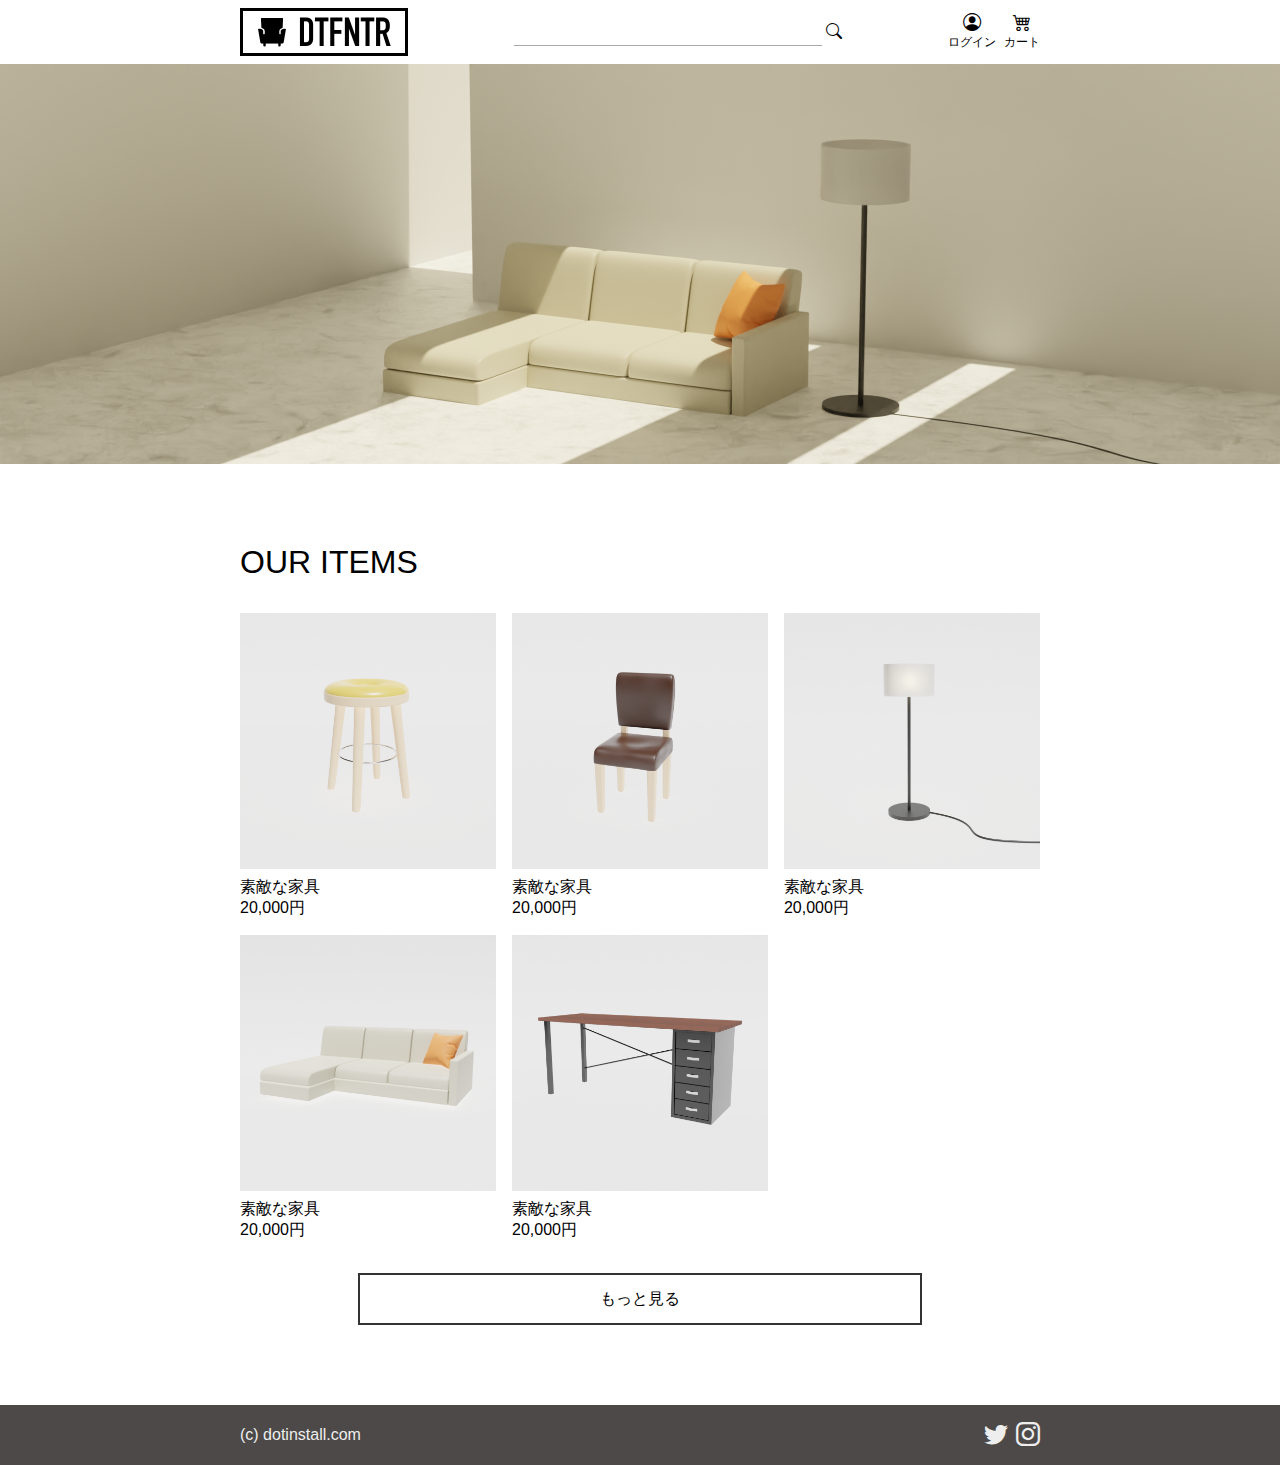
<file: MyECSite/index.html>
<!DOCTYPE html>
<html lang="ja">
  <head>
    <meta charset="UTF-8" />
    <meta http-equiv="X-UA-Compatible" content="IE=edge" />
    <meta name="viewport" content="width=device-width, initial-scale=1.0" />
    <title>DTFNTR - 目黒のアンティーク家具専門店</title>
    <link rel="icon" href="img/favicon.png" />
    <link
      rel="stylesheet"
      href="https://cdn.jsdelivr.net/npm/bootstrap-icons@1.9.1/font/bootstrap-icons.css"
    />
    <link rel="stylesheet" href="css/style.css" />
  </head>
  <body>
    <header>
      <div class="container">
        <a href="index.html">
          <h1>
            <img src="img/logo.png" alt="DTFNTR" width="168" height="48" />
          </h1>
        </a>
        <form action="">
          <input type="text" name="" id="" />
          <button><i class="bi bi-search"></i></button>
        </form>
        <nav>
          <ul>
            <li>
              <a href="#">
                <i class="bi bi-person-circle"></i>
                ログイン
              </a>
            </li>
            <li>
              <a href="#">
                <i class="bi bi-cart4"></i>
                カート
              </a>
            </li>
          </ul>
        </nav>
      </div>
    </header>

    <section class="hero">
      <img src="img/hero1.png" alt="素敵なソファ" class="current" />
      <img src="img/hero2.png" alt="素敵な黒いチェア" />
      <img src="img/hero3.png" alt="素敵な２つのチェア" />
    </section>

    <section class="products">
      <div class="container">
        <h1>OUR ITEMS</h1>
        <ul>
          <li>
            <a href="#">
              <img src="img/pic1.png" alt="素敵な家具" />
              <h2>素敵な家具</h2>
              <p>20,000円</p>
            </a>
          </li>
          <li>
            <a href="#">
              <img src="img/pic2.png" alt="素敵な家具" />
              <h2>素敵な家具</h2>
              <p>20,000円</p>
            </a>
          </li>
          <li>
            <a href="#">
              <img src="img/pic3.png" alt="素敵な家具" />
              <h2>素敵な家具</h2>
              <p>20,000円</p>
            </a>
          </li>
          <li>
            <a href="#">
              <img src="img/pic4.png" alt="素敵な家具" />
              <h2>素敵な家具</h2>
              <p>20,000円</p>
            </a>
          </li>
          <li>
            <a href="#">
              <img src="img/pic5.png" alt="素敵な家具" />
              <h2>素敵な家具</h2>
              <p>20,000円</p>
            </a>
          </li>
        </ul>
        <a href="#" class="more">もっと見る</a>
      </div>
    </section>

    <footer>
      <div class="container">
        <small>(c) dotinstall.com</small>
        <ul>
          <li>
            <a href="#"><i class="bi bi-twitter"></i></a>
          </li>
          <li>
            <a href="#"><i class="bi bi-instagram"></i></a>
          </li>
        </ul>
      </div>
    </footer>

    <script src="js/main.js"></script>
  </body>
</html>
</file>
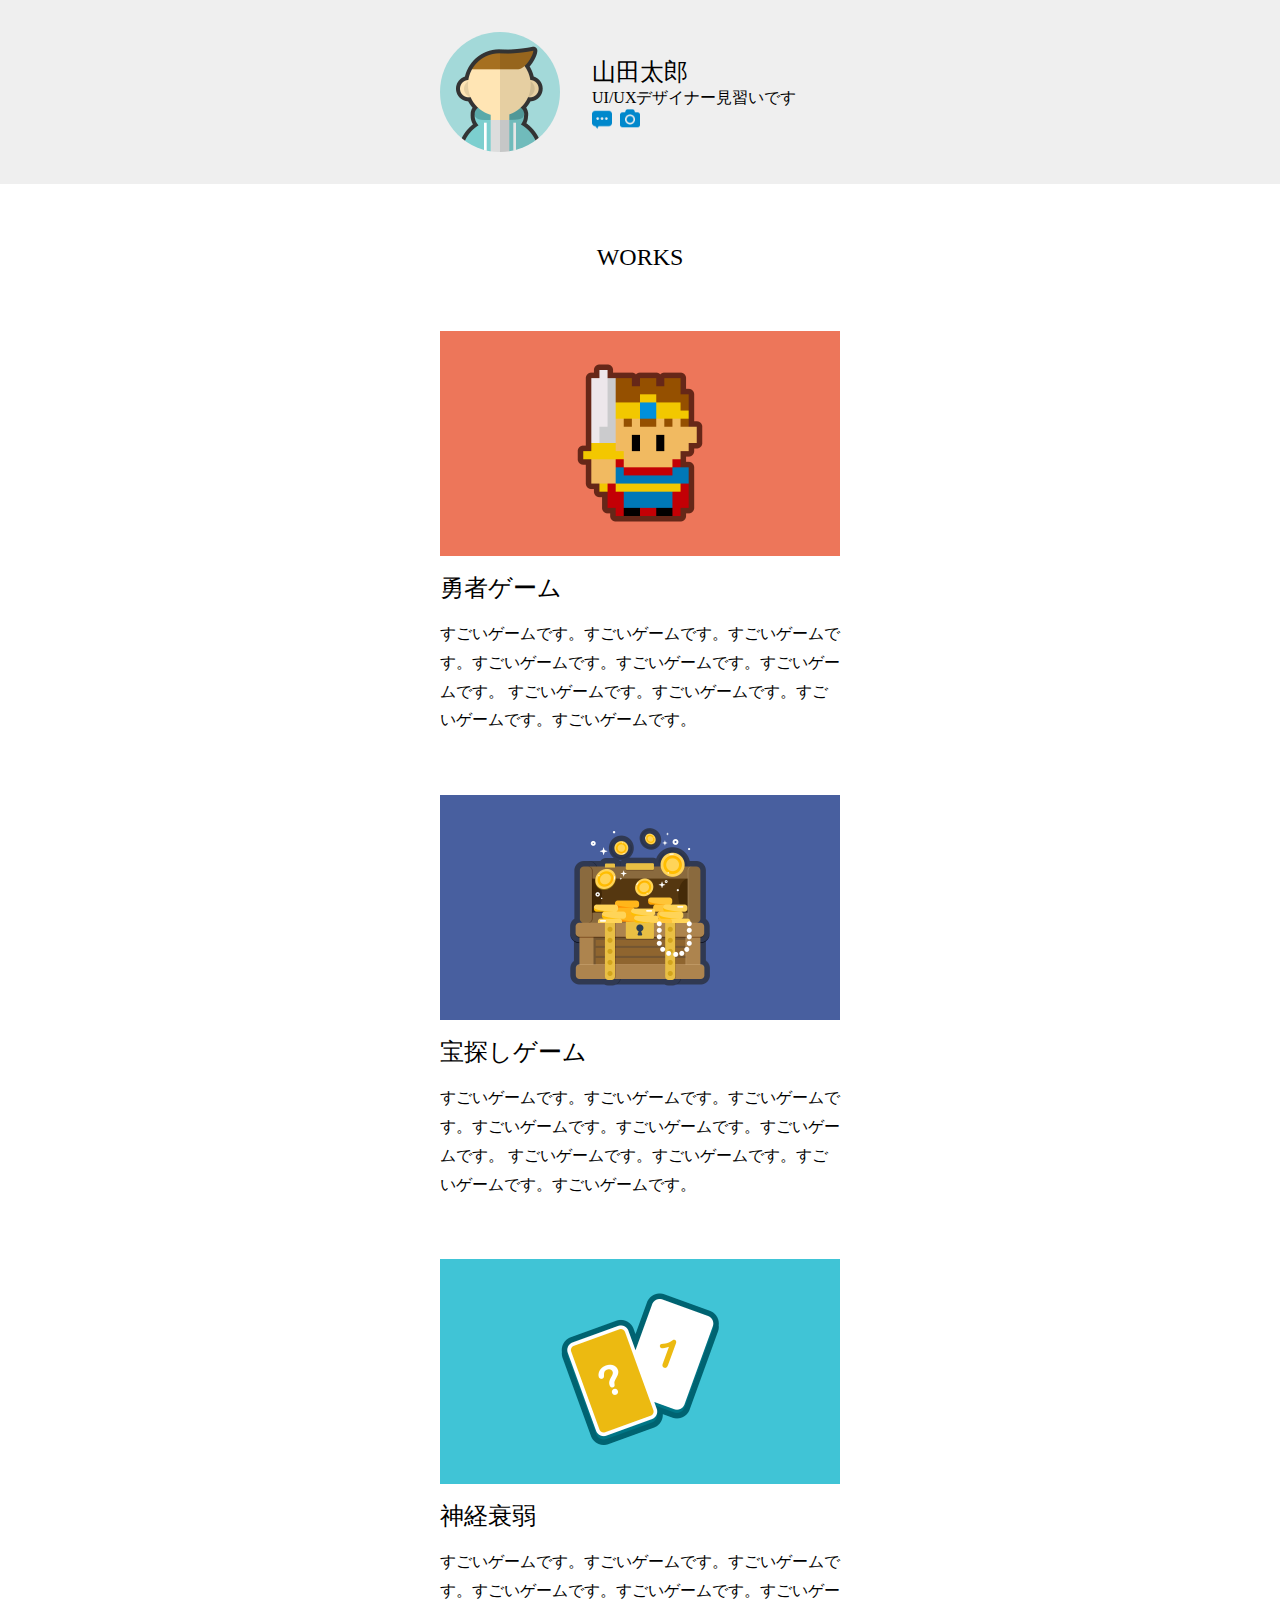
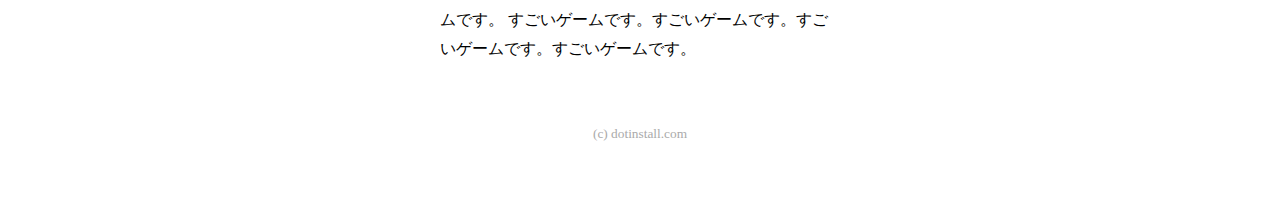
<file: MyPortfolio/index.html>
<!DOCTYPE html>
<html lang="ja">
  <head>
    <meta charset="UTF-8" />
    <meta http-equiv="X-UA-Compatible" content="IE=edge" />
    <meta name="viewport" content="width=device-width, initial-scale=1.0" />
    <title>山田太郎のポートフォリオサイト</title>
    <link rel="icon" href="img/favicon.png" />
    <link rel="stylesheet" href="css/style.css" />
  </head>
  <body>
    <header>
      <div class="container">
        <div>
          <img
            src="img/taro.png"
            　alt="太郎のアイコン"
            width="120"
            height="120"
            class="icon"
          />
        </div>
        <div>
          <h1>山田太郎</h1>
          <p>UI/UXデザイナー見習いです</p>
          <ul>
            <li>
              <a href="#"
                ><img
                  src="img/blog.png"
                  alt="ブログアイコン"
                  width="20"
                  height="20"
              /></a>
            </li>
            <li>
              <a href="#"
                ><img
                  src="img/photos.png"
                  alt="写真アイコン"
                  width="20"
                  height="20"
              /></a>
            </li>
          </ul>
        </div>
      </div>
    </header>

    <main>
      <div class="container">
        <h1>WORKS</h1>
        <section>
          <img src="img/work1.png" alt="勇者ゲーム" width="400" height="225" />
          <h2>勇者ゲーム</h2>
          <p>
            すごいゲームです。すごいゲームです。すごいゲームです。すごいゲームです。すごいゲームです。すごいゲームです。
            すごいゲームです。すごいゲームです。すごいゲームです。すごいゲームです。
          </p>
        </section>
        <section>
          <img
            src="img/work2.png"
            alt="宝探しゲーム"
            width="400"
            height="225"
          />
          <h2>宝探しゲーム</h2>
          <p>
            すごいゲームです。すごいゲームです。すごいゲームです。すごいゲームです。すごいゲームです。すごいゲームです。
            すごいゲームです。すごいゲームです。すごいゲームです。すごいゲームです。
          </p>
        </section>
        <section>
          <img src="img/work3.png" alt="神経衰弱" width="400" height="225" />
          <h2>神経衰弱</h2>
          <p>
            すごいゲームです。すごいゲームです。すごいゲームです。すごいゲームです。すごいゲームです。すごいゲームです。
            すごいゲームです。すごいゲームです。すごいゲームです。すごいゲームです。
          </p>
        </section>
      </div>
    </main>

    <footer>
      <small>(c) dotinstall.com</small>
    </footer>
    <script src="js/main.js"></script>
  </body>
</html>
</file>
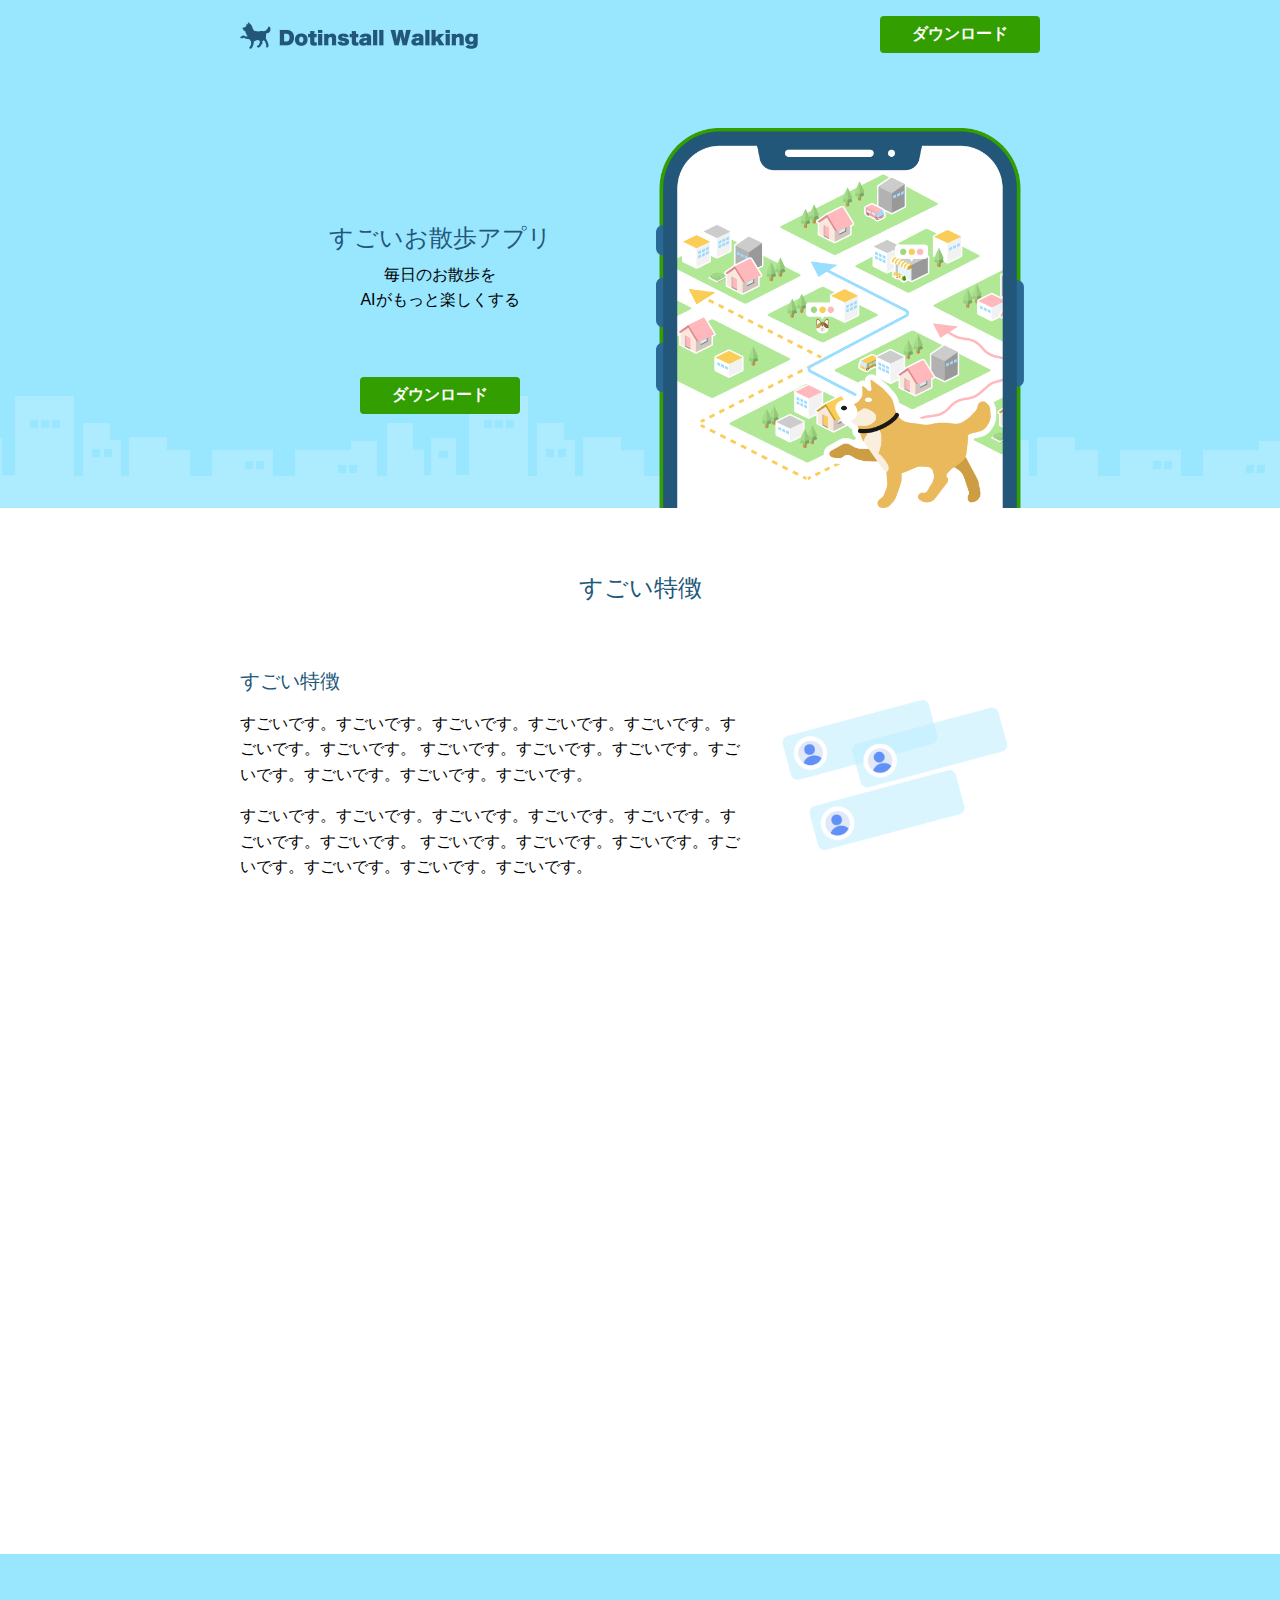
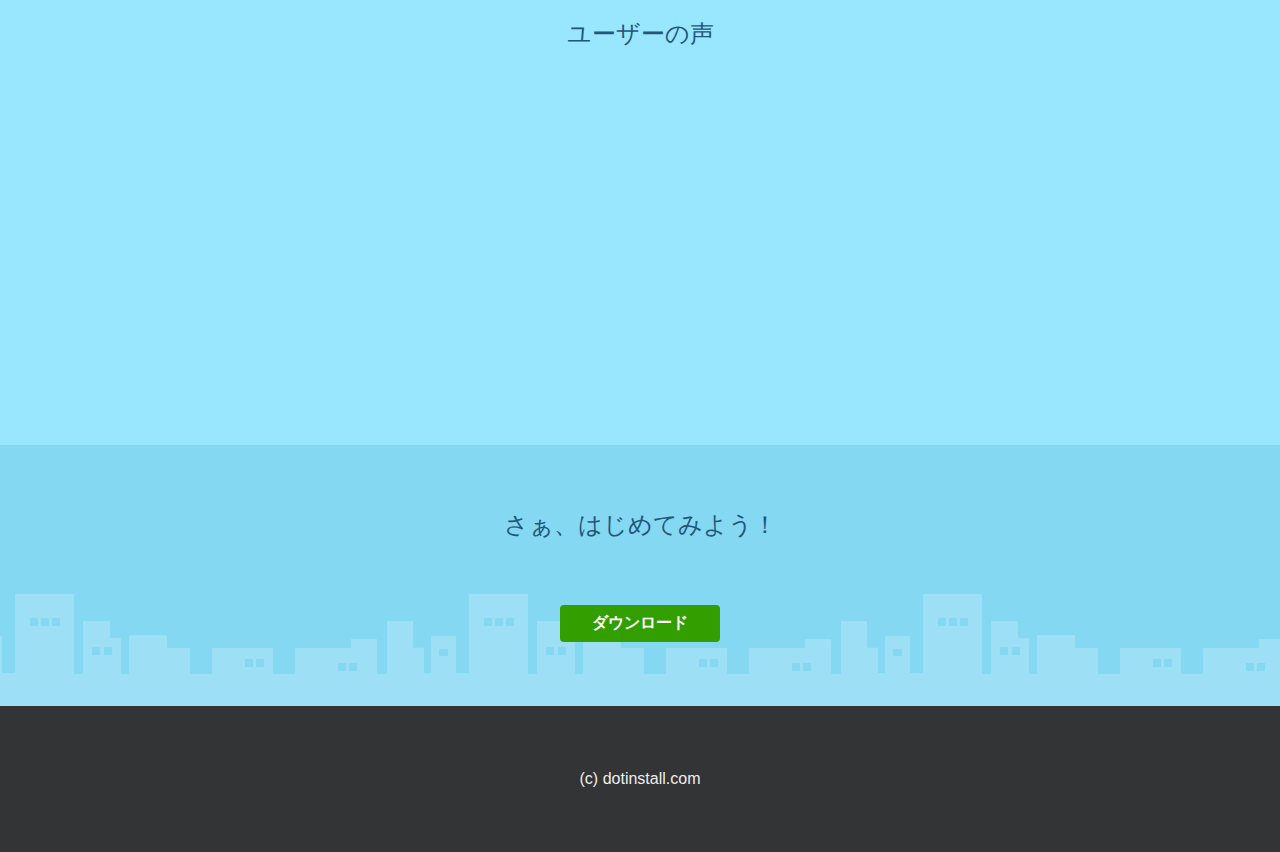
<file: MyWalkingApp/index.html>
<!DOCTYPE html>
<html lang="ja">
  <head>
    <meta charset="UTF-8" />
    <meta http-equiv="X-UA-Compatible" content="IE=edge" />
    <meta name="viewport" content="width=device-width, initial-scale=1.0" />
    <title>Dotinstall Walking - すごいお散歩アプリ</title>
    <link rel="icon" href="img/favicon.png" />
    <link
      rel="stylesheet"
      href="https://cdn.jsdelivr.net/npm/bootstrap-icons@1.9.1/font/bootstrap-icons.css"
    />
    <link rel="stylesheet" href="css/style.css" />
  </head>
  <body>
    <header>
      <div class="container">
        <a href="">
          <h1>
            <img
              src="img/logo.png"
              alt="Dotinstall Walking"
              width="240"
              height="27"
            />
          </h1>
          <a href="#" class="btn">ダウンロード</a>
        </a>
      </div>
    </header>

    <div id="target"></div>

    <section class="hero">
      <div class="container">
        <div class="desc">
          <h1>すごいお散歩アプリ</h1>
          <p>毎日のお散歩を<br />AIがもっと楽しくする</p>
          <a href="#" class="btn">ダウンロード</a>
        </div>
        <div class="pic animate">
          <img
            src="img/app.png"
            alt="アプリの動作イメージ"
            width="320"
            height="330"
          />
        </div>
      </div>
    </section>
    <section class="features animate">
      <h1>すごい特徴</h1>
      <div class="container">
        <section class="animate slide-from-left">
          <div class="pic">
            <img src="img/feature1.png" alt="すごい特徴のイメージ" />
          </div>

          <div class="desc">
            <h2>すごい特徴</h2>
            <p>
              すごいです。すごいです。すごいです。すごいです。すごいです。すごいです。すごいです。
              すごいです。すごいです。すごいです。すごいです。すごいです。すごいです。すごいです。
            </p>
            <p>
              すごいです。すごいです。すごいです。すごいです。すごいです。すごいです。すごいです。
              すごいです。すごいです。すごいです。すごいです。すごいです。すごいです。すごいです。
            </p>
          </div>
        </section>
        <section class="animate slide-from-right">
          <div class="pic">
            <img src="img/feature2.png" alt="すごい特徴のイメージ" />
          </div>
          <div class="desc">
            <h2>すごい特徴</h2>
            <p>
              すごいです。すごいです。すごいです。すごいです。すごいです。すごいです。すごいです。
              すごいです。すごいです。すごいです。すごいです。すごいです。すごいです。すごいです。
              すごいです。すごいです。すごいです。すごいです。
            </p>
            <p>
              すごいです。すごいです。すごいです。すごいです。すごいです。すごいです。すごいです。
              すごいです。すごいです。すごいです。すごいです。すごいです。すごいです。すごいです。
              すごいです。すごいです。すごいです。すごいです。
            </p>
          </div>
        </section>
        <section class="animate slide-from-left">
          <div class="pic">
            <img src="img/feature3.png" alt="すごい特徴のイメージ" />
          </div>
          <div class="desc">
            <h2>すごい特徴</h2>
            <p>
              すごいです。すごいです。すごいです。すごいです。すごいです。すごいです。すごいです。
              すごいです。すごいです。すごいです。すごいです。すごいです。すごいです。すごいです。
              すごいです。すごいです。すごいです。すごいです。
            </p>
            <p>
              すごいです。すごいです。すごいです。すごいです。すごいです。すごいです。すごいです。
              すごいです。すごいです。すごいです。すごいです。すごいです。すごいです。すごいです。
              すごいです。すごいです。すごいです。すごいです。
            </p>
          </div>
        </section>
      </div>
    </section>

    <section class="voices">
      <h1>ユーザーの声</h1>
      <div class="container">
        <section class="animate">
          <p>
            素晴らしいアプリでした。素晴らしいアプリでした。素晴らしいアプリでした。素晴らしいアプリでした。
            素晴らしいアプリでした。素晴らしいアプリでした。素晴らしいアプリでした。
          </p>
          <footer>
            <img
              src="img/user1.png"
              alt="ユーザーのアイコン"
              width="40"
              height="40"
            />
            <p>会社員（32）</p>
          </footer>
        </section>
        <section class="animate delay">
          <p>
            素晴らしいアプリでした。素晴らしいアプリでした。素晴らしいアプリでした。素晴らしいアプリでした。
            素晴らしいアプリでした。素晴らしいアプリでした。
          </p>
          <footer>
            <img
              src="img/user2.png"
              alt="ユーザーのアイコン"
              width="40"
              height="40"
            />
            <p>会社員（32）</p>
          </footer>
        </section>
        <section class="animate delay-more">
          <p>
            素晴らしいアプリでした。素晴らしいアプリでした。素晴らしいアプリでした。素晴らしいアプリでした。
            素晴らしいアプリでした。素晴らしいアプリでした。素晴らしいアプリでした。
          </p>
          <footer>
            <img
              src="img/user3.png"
              alt="ユーザーのアイコン"
              width="40"
              height="40"
            />
            <p>会社員（32）</p>
          </footer>
        </section>
      </div>
    </section>

    <section class="call-to-action">
      <h1>さぁ、はじめてみよう！</h1>
      <a href="#" class="btn">ダウンロード</a>
    </section>

    <footer class="copyright">
      <small>(c) dotinstall.com</small>
    </footer>

    <a href="#" id="to_top">
      <i class="bi bi-arrow-up-square-fill"></i>
    </a>

    <script src="js/main.js"></script>
  </body>
</html>
</file>
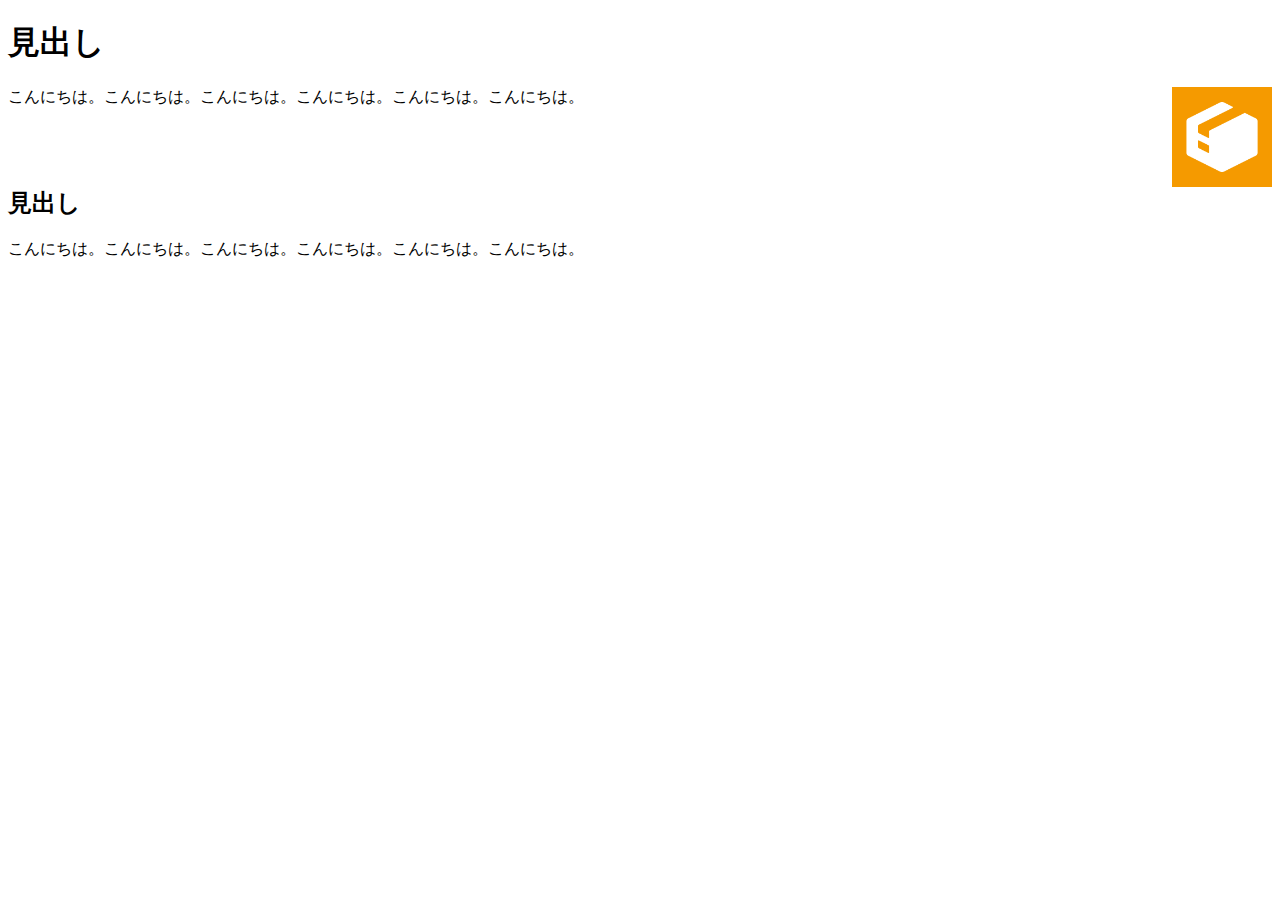
<file: MyCSS/img/index.html>
<!DOCTYPE html>
<html lang="ja">
  <head>
    <meta charset="utf-8" />
    <title>CSSの練習</title>
    <link rel="stylesheet" href="css/style.css" />
    <!-- <style>
      h1 {
        color: red;
      }
    </style> -->
  </head>
  <body>
    <h1>見出し</h1>
    <p>
      <img src="logo.png" width="100" height="100" />
      こんにちは。こんにちは。こんにちは。こんにちは。こんにちは。こんにちは。
    </p>

    <h2>見出し</h2>
    <p>
      こんにちは。こんにちは。こんにちは。こんにちは。こんにちは。こんにちは。
    </p>
    <!-- <header></header> -->
    <!-- <div class="box1">Box 1</div>
    <div class="box2">Box 2</div>
    <div class="box3">Box 3</div> -->
    <!-- <div class="box3">Box 3</div>
    <div class="box3">Box 3</div> -->
    <!-- <h1>CSSの練習</h1>
    <p>
      こんにちは。こんにちは。こんにちは。こんにちは。こんにちは。こんにちは。
      こんにちは。こんにちは。こんにちは。こんにちは。こんにちは。こんにちは。
      こんにちは。こんにちは。こんにちは。
    </p> -->
    <!-- <p class="info">
      こんにちは。こんにちは。こんにちは。こんにちは。こんにちは。こんにちは。
      こんにちは。こんにちは。こんにちは。こんにちは。こんにちは。こんにちは。
      こんにちは。こんにちは。こんにちは。
    </p> -->

    <!-- <ul>
      <li>こんにちは。こんにちは。こんにちは。</li>
      <li>こんにちは。こんにちは。こんにちは。</li>
      <li>こんにちは。こんにちは。こんにちは。</li>
    </ul>

    <ol>
      <li>こんにちは。こんにちは。こんにちは。</li>
      <li>こんにちは。こんにちは。こんにちは。</li>
      <li>こんにちは。こんにちは。こんにちは。</li>
    </ol> -->

    <!-- <p>Tokyo <img src="japan.png" /> Japan</p> -->

    <!-- <main>
      こんにちは。こんにちは。こんにちは。こんにちは。こんにちは。こんにちは。
      こんにちは。こんにちは。こんにちは。こんにちは。こんにちは。こんにちは。
      こんにちは。
      <section>
        こんにちは。こんにちは。こんにちは。こんにちは。こんにちは。こんにちは。
        こんにちは。こんにちは。こんにちは。こんにちは。こんにちは。こんにちは。
        こんにちは。
      </section>
    </main> -->

    <!-- <a href="">リンク</a> -->
  </body>
</html>
</file>
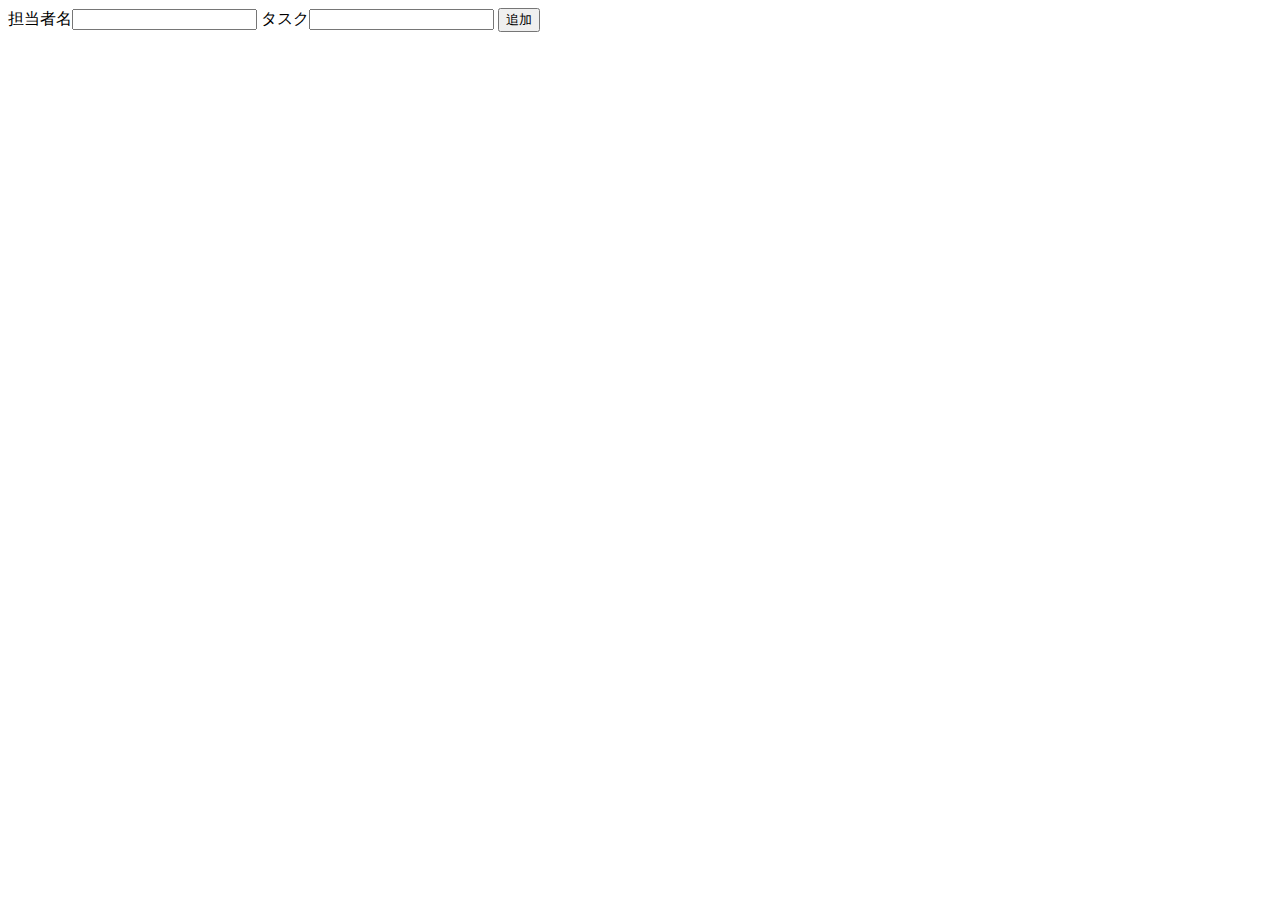
<file: index2.html>
<!DOCTYPE html>
<html lang="ja">
  <head>
    <meta charset="UTF-8" />
    <title>ドットインストール</title>
  </head>
  <body>
    <form action="process.php" method="post">
      <label>担当者名<input type="text" name="username" /></label>
      <label>タスク<input type="text" name="task" /></label>
      <button>追加</button>
    </form>
    <!-- ●ボタン作成
    <input type="button" value="OK" />
    <button>OK</button>

    <input type="button" value="OK" disabled />
    <button disabled>OK</button> -->

    <!-- ●HTML5で使える入力部品
    <p><input type="color" /></p>
    <p><input type="date" /></p>
    <p><input type="number" /></p>
    <p><input type="range" /></p> -->

    <!-- ●チェックボックス
    <fieldset>
      <legend>お使いのスマホ（複数選択可）</legend>
      <label><input type="checkbox" />iPhone</label>
      <label><input type="checkbox" checked />Android</label>
      <label><input type="checkbox" />その他</label>
    </fieldset>
    ●ラジオボタン
    <fieldset>
      <legend>一番好きなスマホ</legend>
      <label><input type="radio" name="phone" />iPhone</label>
      <label><input type="radio" name="phone" checked />Android</label>
      <label><input type="radio" name="phone" />その他</label>
    </fieldset> -->

    <!-- ●ドロップダウンリスト -- />
    <!-- <label for="color">好きな色</label> -->
    <!-- <select id="color" size="4" multiple> -->
    <!-- <select id="color">
      <option>色1</option>
      <option>色2</option>
      <option>色3</option>
      <option selected>色4</option>
      <option>色5</option>
      <option>色6</option>
    </select> -->

    <!-- ●ラベル -->
    <!-- <label for="name">名前</label>
    <input type="text" id="name" />
    <label>名前 <input type="text" /></label> -->

    <!-- <input type="text" placeholder="fujii" />
    <input type="text" value="hello" />

    <input type="password" /> -->

    <!-- <textarea></textarea>
    <textarea>hello</textarea> -->
  </body>
</html>
</file>
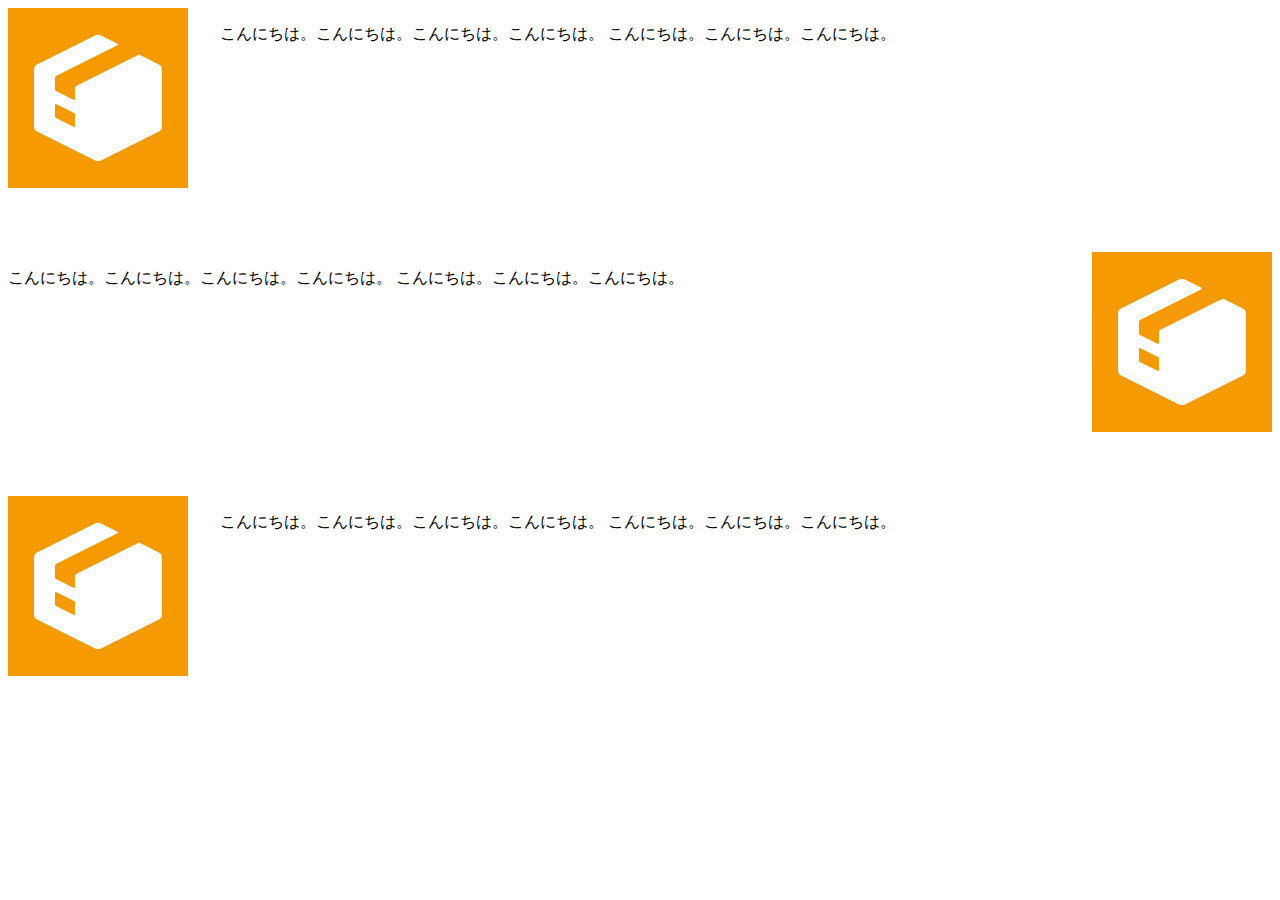
<file: MyCSS/img/flexbox.html>
<!DOCTYPE html>
<html lang="ja">
  <head>
    <meta charset="UTF-8" />
    <title>CSSの練習</title>
    <link rel="stylesheet" href="css/flexbox.css" />
  </head>
  <body>
    <section>
      <div class="pic">
        <img src="logo.png" />
      </div>
      <div class="desk">
        <p>
          こんにちは。こんにちは。こんにちは。こんにちは。
          こんにちは。こんにちは。こんにちは。
        </p>
      </div>
    </section>
    <section>
      <div class="pic">
        <img src="logo.png" />
      </div>
      <div class="desk">
        <p>
          こんにちは。こんにちは。こんにちは。こんにちは。
          こんにちは。こんにちは。こんにちは。
        </p>
      </div>
    </section>
    <section>
      <div class="pic">
        <img src="logo.png" />
      </div>
      <div class="desk">
        <p>
          こんにちは。こんにちは。こんにちは。こんにちは。
          こんにちは。こんにちは。こんにちは。
        </p>
      </div>
    </section>
    <!-- <header>
      <img src="logo.png" width="64" height="64" />
      <nav>
        <ul>
          <li><a href="">Menu</a></li>
          <li><a href="">Menu</a></li>
          <li><a href="">Menu</a></li>
        </ul>
      </nav>
    </header> -->

    <!-- <header>
      <div></div>
    </header> -->

    <!-- <header>Header</header>
    <div class="container">
      <main>Main</main>
      <nav>Nav</nav>
      <aside>Aside</aside>
    </div>
    <footer>Footer</footer> -->

    <!-- <div class="container">
      <div class="box box1">1</div>
      <div class="box box2">2</div>
      <div class="box box3">3</div>
    </div> -->
  </body>
</html>
</file>
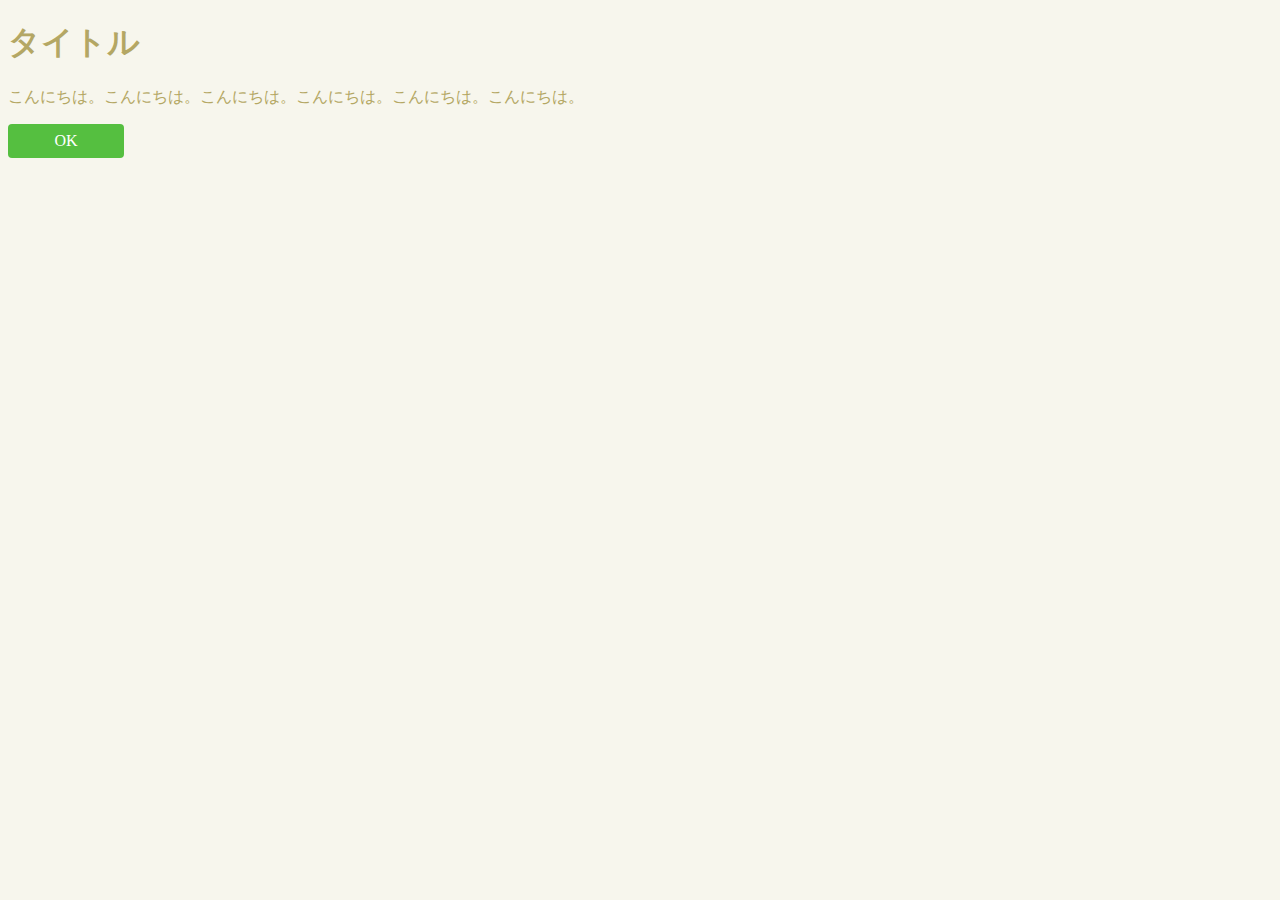
<file: MyCSS/MyCSSVariables/variable.html>
<!DOCTYPE html>
<html lang="ja">
  <head>
    <meta charset="UTF-8" />
    <meta name="viewport" content="width=device-width, initial-scale=1.0" />
    <title>CSS変数</title>
    <link rel="stylesheet" href="css/variable.css" />
  </head>
  <body>
    <h1>タイトル</h1>
    <p>
      こんにちは。こんにちは。こんにちは。こんにちは。こんにちは。こんにちは。
    </p>
    <div class="btn">OK</div>
  </body>
</html>
</file>
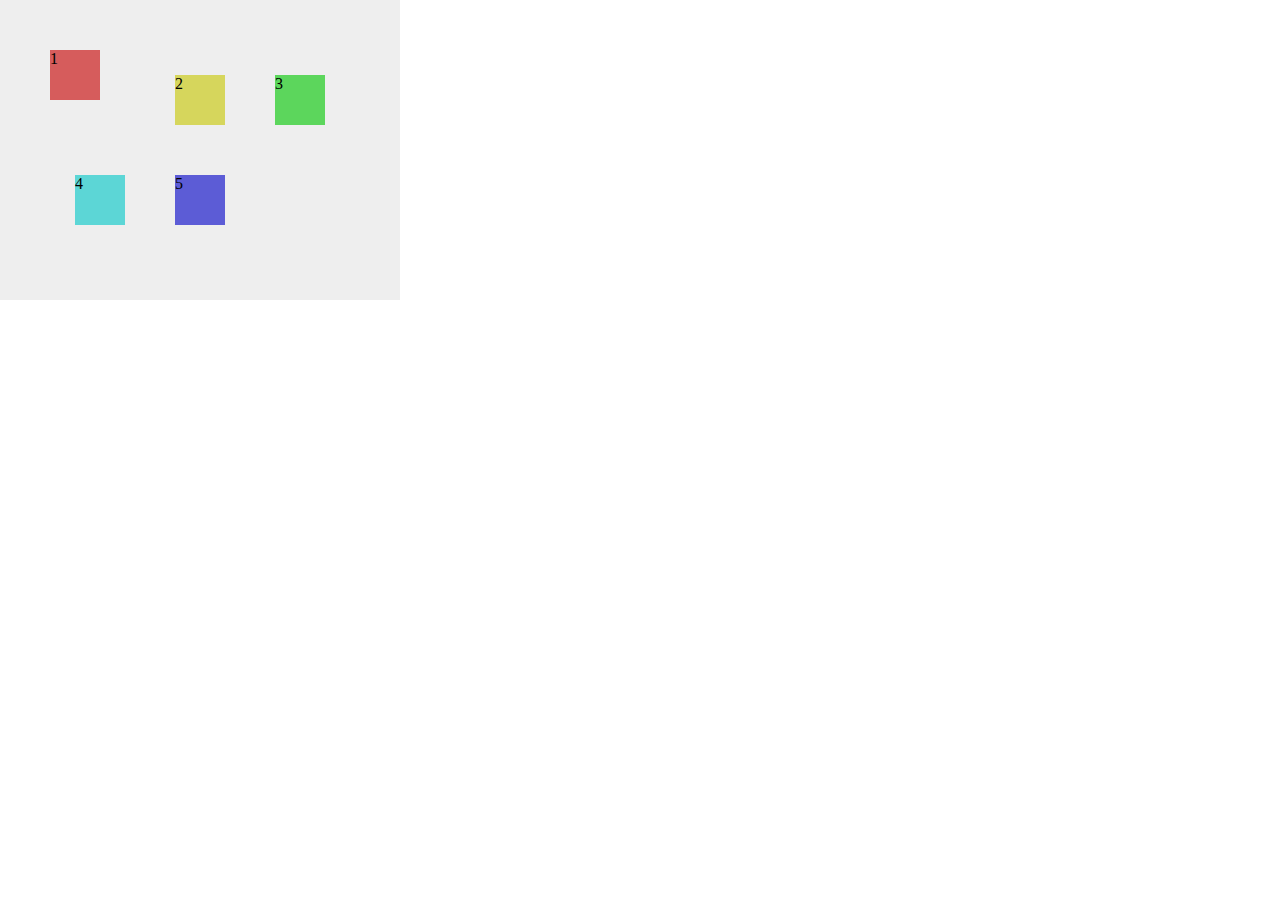
<file: MyCSS/MyGrid/grid.html>
<!DOCTYPE html>
<html lang="ja">
  <head>
    <meta charset="UTF-8" />
    <meta name="viewport" content="width=device-width, initial-scale=1.0" />
    <title>CSS Grid</title>
    <link rel="stylesheet" href="css/grid.css" />
  </head>
  <body>
    <div class="container">
      <div class="box1">1</div>
      <div class="box2">2</div>
      <div class="box3">3</div>
      <div class="box4">4</div>
      <div class="box5">5</div>
    </div>
  </body>
</html>
</file>
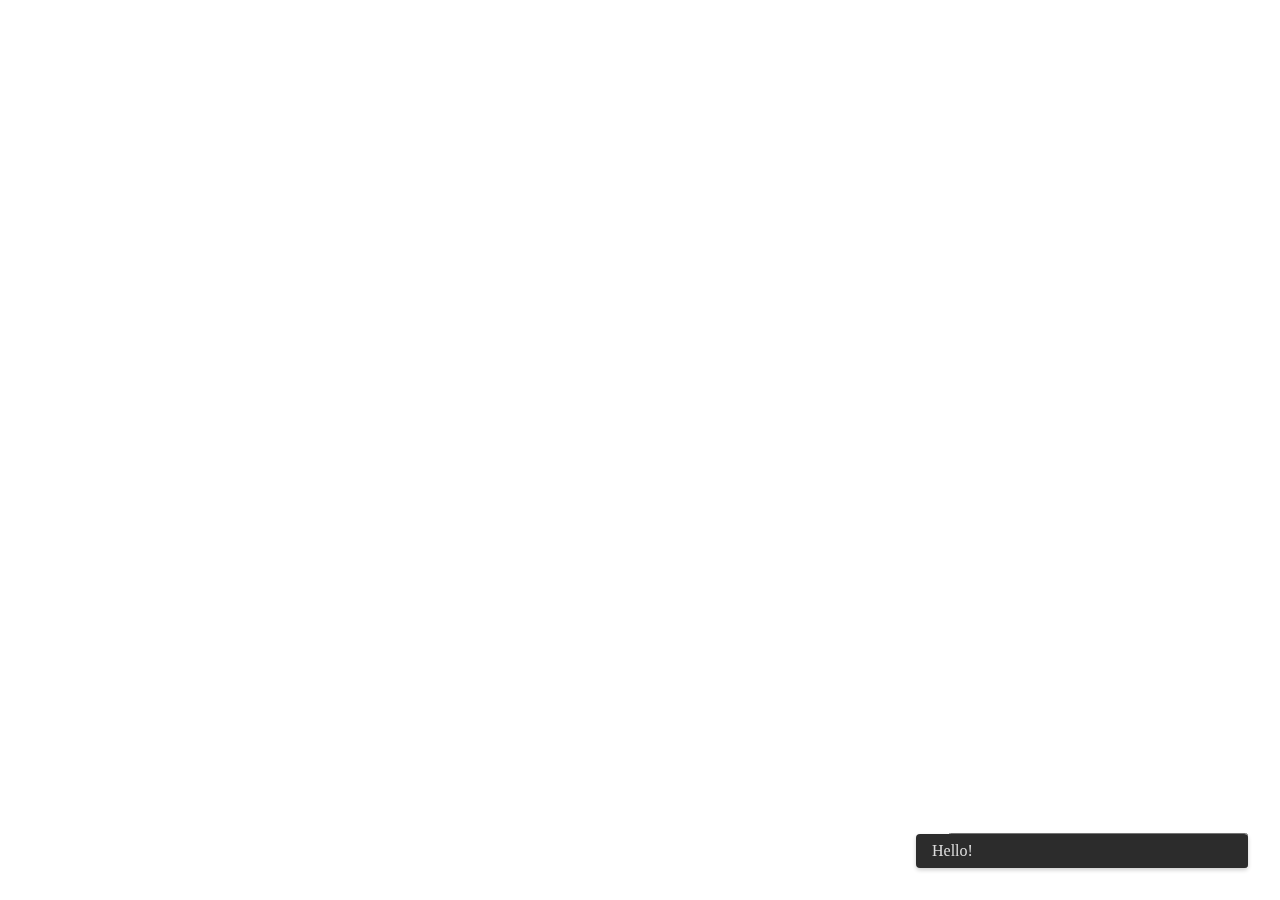
<file: MyCSS/img/Animation/anime.html>
<!DOCTYPE html>
<html lang="ja">
  <head>
    <meta charset="UTF-8" />
    <title>My CSS Animation</title>
    <link rel="stylesheet" href="css/anime.css" />
  </head>
  <body>
    <button>Click me!</button>
    <div class="message">Hello!</div>
    <!-- <div class="loading"></div> -->
    <!-- <span class="btn">OK!</span> -->
    <!-- <div class="box"></div> -->

    <script></script>
  </body>
</html>
</file>
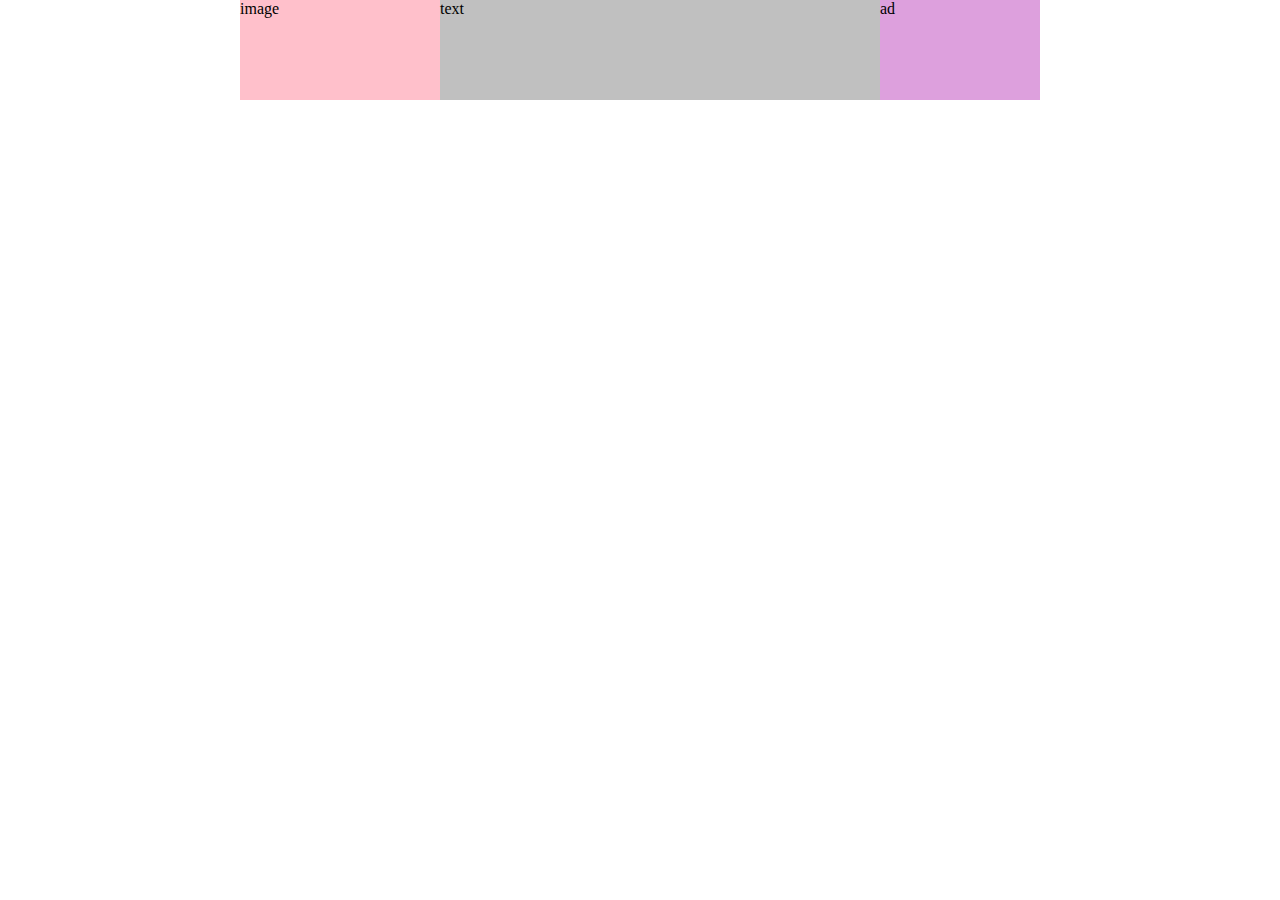
<file: MyCSS/img/MYRWD/rwd.html>
<!DOCTYPE html>
<html lang="ja">
  <head>
    <meta charset="UTF-8" />
    <meta name="viewport" content="width=device-width, initial-scale=1" />
    <title>My Site</title>
    <link rel="stylesheet" href="css/rwd.css" />
  </head>
  <body>
    <section>
      <div class="image">image</div>
      <div class="text">text</div>
      <aside>ad</aside>
    </section>
    <!-- <h1>タイトル</h1>
    <p>
      こんにちは。こんにちは。こんにちは。こんにちは。こんにちは。こんにちは。こんにちは。こんにちは。こんにちは。こんにちは。こんにちは。
    </p> -->
  </body>
</html>
</file>
<file: MyECSite/css/style.css>
/* common */

body {
  margin: 0;
  font-family: Arial, Helvetica, sans-serif;
}

h1,
h2 {
  margin: 0;
  font-weight: normal;
}

p {
  margin: 0;
}

img {
  vertical-align: bottom;
}

.container {
  margin: 0 16px;
}

ul {
  list-style: none;
  margin: 0;
  padding: 0;
}

a {
  text-decoration: none;
  color: inherit;
  transition: opacity 0.3s;
}

a:hover {
  opacity: 0.5;
}

/* header */

header {
  padding: 8px 0;
}

header .container {
  display: flex;
  justify-content: space-between;
  align-items: center;
}

header ul {
  display: flex;
}

header li a {
  display: flex;
  flex-direction: column;
  font-size: 12px;
  text-align: center;
}

header li a i {
  font-size: 18px;
}

header li + li {
  margin-left: 8px;
}

header form {
  display: none;
}
/* hero */

.hero {
  height: 400px;
}

.hero img {
  width: 100%;
  height: 400px;
  object-fit: cover;
  position: absolute;
  opacity: 0;
  transition: opacity 1s;
}

.hero img.current {
  opacity: 1;
}

header input,
button {
  all: unset;
}

header input {
  border-bottom: 1px solid #aaa;
  padding: 4px;
  width: 300px;
}

header button {
  cursor: pointer;
}

/* products */

.products {
  padding: 80px 0;
}

.products ul {
  margin-top: 32px;
  display: flex;
  flex-wrap: wrap;
  gap: 16px;
}

.products li {
  width: calc((100% - 16px) / 2);
}

.products li img {
  width: 100%;
}

.products li h2 {
  font-size: 16px;
  margin-top: 8px;
}

.products li a {
  display: block;
}

.products .more {
  display: block;
  width: 70%;
  line-height: 48px;
  border: 2px solid #333;
  text-align: center;
  margin: 32px auto 0;
}

/* footer */

footer {
  background: #4c4948;
  padding: 16px 0;
  color: #eee;
}

footer .container {
  display: flex;
  justify-content: space-between;
  align-items: center;
}

footer small {
  font-size: 16px;
}

footer li i {
  font-size: 24px;
}

footer ul {
  display: flex;
}

footer li + li {
  margin-left: 8px;
}

/* medium screen */

@media (min-width: 600px) {
  .products li {
    width: calc((100% - 32px) / 3);
  }
}

/* large screen */

@media (min-width: 800px) {
  .container {
    width: calc(100% - 32px);
    margin: 0 auto;
    max-width: 800px;
  }

  header form {
    display: block;
  }
}
</file>
<file: MyPortfolio/css/style.css>
/* common */

body {
  margin: 0;
}

img {
  vertical-align: bottom;
}

h1,
h2,
p {
  margin: 0;
}

/* header */

header {
  background: #efefef;
}

header .container {
  width: 400px;
  margin: 0 auto;
  padding: 32px 0;
  display: flex;
  align-items: center;
}

header .container div + div {
  margin-left: 32px;
}

header h1 {
  font-weight: normal;
  font-size: 24px;
}

header ul {
  list-style: none;
  margin: 0;
  padding: 0;
  display: flex;
}

header ul li + li {
  margin-left: 8px;
}

header .icon {
  border-radius: 50%;
}

/* main */

main .container {
  width: 400px;
  margin: 0 auto;
}

main h1 {
  font-size: 24px;
  font-weight: normal;
  text-align: center;
  padding: 60px 0;
}

main h2 {
  font-weight: normal;
  font-size: 24px;
  margin-top: 16px;
}

main p {
  line-height: 1.8;
  margin-top: 16px;
}

main section + section {
  margin-top: 60px;
}

/* footer */

footer {
  padding: 60px 0;
  text-align: center;
  color: #aaa;
}
</file>
<file: MyWalkingApp/css/style.css>
/* common */

body {
  margin: 0;
  font-family: Arial, Helvetica, sans-serif;
}

h1,
h2 {
  margin: 0;
  font-weight: normal;
  color: #22577a;
}

h1 {
  font-size: 24px;
}

h2 {
  font-size: 20px;
}

p {
  margin: 0;
  line-height: 1.6;
}

p + p {
  margin-top: 16px;
}

a {
  text-decoration: none;
  color: inherit;
}

img {
  vertical-align: bottom;
}

.btn {
  display: block;
  width: 160px;
  background: #329e00;
  color: #fff;
  text-align: center;
  padding: 8px 0;
  border-radius: 4px;
  font-weight: bold;
}

.container {
  width: calc(100% - 32px);
  margin: 0 auto;
  max-width: 800px;
}

.animate {
  opacity: 0;
  transform: translateY(40px);
  transition: opacity 0.3s, transform 0.3s;
}

.animate.slide-from-left {
  transform: translateX(-40px);
}

.animate.slide-from-right {
  transform: translateX(40px);
}

.animate.appear {
  opacity: 1;
  transform: none;
}

#to_top {
  position: fixed;
  bottom: 16px;
  right: 16px;
  opacity: 0;
  transition: opacity 0.3s;
}

#to_top.scrolled {
  opacity: 1;
}

#to_top i {
  font-size: 32px;
  color: #22577a;
}

/* header */

header {
  padding: 16px 0;
  position: fixed;
  top: 0;
  width: 100%;
  transition: background-color 0.3s, box-shadow 0.3s;
  z-index: 1;
}

header.scrolled {
  background: rgba(255, 255, 255, 0.95);
  box-shadow: 0 0 4px rgba(0, 0, 0, 0.3);
}

header .container {
  display: flex;
  justify-content: space-between;
  align-items: center;
}

/* hero */

.hero {
  background-color: #99e6ff;
  background-image: url(../img/bg.png);
  background-repeat: repeat-x;
  background-position: center bottom;
  padding-top: 128px;
  text-align: center;
}

.hero p {
  margin-top: 8px;
}

.hero .btn {
  margin: 64px auto 0;
}

.hero img {
  margin-top: 64px;
}

/* features */

.features {
  padding: 64px 0;
  overflow: hidden;
}

.features h1 {
  text-align: center;
  padding-bottom: 64px;
}

.features .pic {
  padding: 32px;
}

.features img {
  width: 100%;
}

.features h2 {
  padding-bottom: 16px;
}

.features section + section {
  margin-top: 40px;
}

/* voices */

.voices {
  background: #99e6ff;
  padding: 64px 0;
}

.voices h1 {
  text-align: center;
  padding-bottom: 64px;
}

.voices section {
  background: #fff;
  padding: 16px;
  border-radius: 16px;
}

.voices footer {
  display: flex;
  gap: 8px;
  align-items: center;
  margin-top: 16px;
}

.voices section + section {
  margin-top: 16px;
}

/* call-to-action */

.call-to-action {
  padding: 64px 0;
  background-color: #85d8f2;
  background-image: url(../img/bg.png);
  background-repeat: repeat-x;
  background-position: center bottom;
}

.call-to-action h1 {
  text-align: center;
  padding-bottom: 64px;
}

.call-to-action .btn {
  margin: 0 auto;
}

/* copyright */

.copyright {
  background: #323435;
  padding: 64px 0;
  text-align: center;
}

.copyright small {
  font-size: 16px;
  color: #eee;
}

/* large screen */

@media (min-width: 600px) {
  .hero .container {
    display: flex;
    align-items: center;
  }

  .hero .desc,
  .hero .pic {
    width: 50%;
  }

  .hero img {
    width: calc(100% - 32px);
    height: auto;
    margin-top: 0;
  }

  .features section {
    display: flex;
  }

  .features section:nth-child(odd) {
    flex-direction: row-reverse;
  }

  .voices .container {
    display: flex;
    gap: 16px;
  }

  .voices section + section {
    margin-top: 0;
  }

  .voices section {
    width: calc((100% - 32px) / 3);
    display: flex;
    flex-direction: column;
    justify-content: space-between;
  }

  .animate.delay {
    transition-delay: 0.3s;
  }

  .animate.delay-more {
    transition-delay: 0.6s;
  }
}
</file>
<file: MyCSS/img/css/style.css>
img {
  float: right;
}

h2 {
  clear: right;
  /* clear: left;
  clear: both; */
}

/* header { */
/* height: 80px; */
/* background-color: pink;
  background-image: url(../header.png);
  background-size: cover;
  background-position: center; */
/* background: center/cover pink url(../header.png); */
/* } */

/* .box1 {
  background-color: orange;
  width: 100px;
  height: 100px;
  box-shadow: 10px 5px rgba(0, 0, 0, 0.3);
  text-shadow: 10px 5px rgba(0, 0, 0, 0.3);
  margin-bottom: 20px; */
/* width: calc((100% - 40px) / 3); */
/* position: absolute;
  top: 0;
  left: 0;
  z-index: 3; */
/* margin-bottom: 20px; */
/* margin-bottom: 20px; */
/* margin: 0 0 20px;
  margin-left: auto;
  margin-right: auto; */
/* } */
/* .box2 {
  background-color: skyblue;

  width: 100px;
  height: 100px;
  margin-bottom: 20px;
  box-shadow: 10px 5px 3px rgba(0, 0, 0, 0.3);
  text-shadow: 10px 5px 3px rgba(0, 0, 0, 0.3); */

/* width: calc((100% - 40px) / 3); */
/* box-sizing: border-box; */
/* border: 10px solid blue; */
/* position: absolute;
  top: 30px;
  left: 30px;
  z-index: 2; */
/* position: relative; */
/* position: static; */
/* position: relative; */
/* position: fixed;
  top: 30px;
  left: 30px; */

/* border: 2px solid blue;
  padding-top: 20px;
  padding-left: 40px; */
/* border-width: 2px;
  border-style: solid;
  border-color: blue; */
/* border: 2px solid blue; */
/* border-top: 2px solid blue;
  border-bottom: 2px solid blue; */
/* border-radius: 10px; */
/* border-bottom: none; */
/* overflow: hidden; */
/* overflow: scroll; */
/* } */
/* .box3 {
  background-color: tomato;

  width: 100px;
  height: 100px;
  margin-bottom: 20px;
  box-shadow: 10px 5px 3px 10px rgba(0, 0, 0, 0.3); */

/* width: calc((100% - 40px) / 3); */
/* margin-left: auto; */
/* position: absolute;
  top: 60px;
  left: 60px;
  z-index: 1; */
/* display: inline-block;
  display: none; */
/* margin-top: 10px; */
/* }

*/

/* .rect {
  width: 50px;
  height: 20px;
  background-color: lime;
  position: absolute;
  /* top: 30px;
  left: 10px; */
/* } 

/* .info {
  color: skyblue;
} */

/* ul {
  /* list-style-type: circle;
  list-style-position: inside;
  list-style-image: url(../icon.png); */
/* list-style: circle inside url(../icon.png);
}

ol {
  list-style-type: lower-alpha;
  list-style: inside; */
/* list-style-type: none; */
/* } 

/* p {
  line-height: 5;
  background-color: pink;
}

img {
  vertical-align: bottom;
} */

/* main {
  font-size: 32px;
  /* line-height: 2em; */
/* line-height: 2;
} */

/* section {
  font-size: 16px;
} */

/* p {
  font-size: 16px;
  line-height: 48px;
  line-height: 3em;
  line-height: 3;
  background-color: pink;
} */

/* @charset "utf-8";

h1 {
  font-family: verdana, 'Arial Black', メイリオ, sans-serif;
} */

/* h1 {
  color: red;
  font-size: 48px;
  text-align: center;
  font-weight: normal;
  text-decoration: line-through;
}

p {
  font-weight: bold;
  text-decoration: underline;
}

a {
  text-decoration: none;
} */

/* body {
  color: skyblue;
  border: 1px solid pink;
  /* font-size: 12px; */
/* color: red; */
/* }

/* h1 {
  border: inherit;
} */
</file>
<file: MyCSS/img/css/flexbox.css>
section {
  display: flex;
  margin-bottom: 60px;
  justify-content: space-between;
}

section:nth-child(even) {
  flex-direction: row-reverse;
}

.pic {
  width: 180px;
  /* margin-right: 32px; */
}

.desk {
  /* flex: 1; */
  width: calc(100% - 180px - 32px);
}

/* header { */
/* display: flex; */
/* justify-content: space-between; */
/* } */

/* nav {
  margin-left: auto;
}

nav ul {
  list-style: none;
  margin: 0;
  padding: 0%;
  display: flex;
} */

/* nav li { */
/* nav a { */
/* background: pink; */
/* width: 100px;
  text-align: center;
  line-height: 64px;
  display: block;
} */

/* nav a:hover {
  background: #eee;
} */

/* html {
  height: 100%;
} */

/* body { */
/* margin: 0; */
/* display: flex; */
/* flex-direction: column; */
/* height: 100%; */
/* } */

/* header {
  height: 200px;
  background: silver;
  display: flex;
  justify-content: center;
  align-items: center; */
/* position: relative; */
/* margin-bottom: 100px; */
/* } */

/* div {
  width: 100px;
  height: 40px;
  background: skyblue; */
/* position: absolute;
  top: calc(50% - 20px);
  left: calc(50% - 50px); */
/* } */

/* .container {
  display: flex;
  flex: 1;
  margin-top: 50px;
}

main {
  background: skyblue;
  flex: 1;
}

nav {
  background: tomato;
  width: 100px;
  order: -1;
}

aside {
  background: orange;
  width: 100px;
}

footer {
  background: gray;
} */

/* .container {
  display: flex;
} */

/* .box {
  width: 100px;
  height: 100px;
}

.box1 {
  background: orange;
  flex: 1;
}

.box2 {
  background: skyblue;
}

.box3 {
  background: tomato;
} */
</file>
<file: MyCSS/MyCSSVariables/css/variable.css>
:root {
  /* --my-hue: 100; */
  /* --my-hue: 200; */
  --my-hue: 50;
}

body {
  background: hsl(var(--my-hue), 40%, 95%);
}

h1,
p {
  color: hsl(var(--my-hue), 35%, 55%);
}

.btn {
  color: #fff;
  width: 100px;
  padding: 8px;
  border-radius: 4px;
  text-align: center;
  /* background: hsl(var(--my-hue), 50%, 50%); */
  background: hsl(calc(var(--my-hue) + 60), 50%, 50%);
}

/* :root {
  --my-color: blue;
  --my-property: color;
  /* --my-margin-left: 32; */
/* --my-margin-left: 32;
} */

/* body {
  --my-color: blue;
} */

/* h1 { */
/* color: var(--my-color); */
/* var(--my-property): var(--my-color); */
/* color: var(--my-color); */
/* border-bottom: 3px solid var(--my-color); */
/* margin-left: var(--my-margin-left); */
/* margin-left: calc(var(--my-margin-left) * 1px);
} */

/* p {
  color: var(--my-color);
} */
</file>
<file: MyCSS/MyGrid/css/grid.css>
body {
  margin: 0;
}

.container {
  display: grid;

  /* grid-template-columns: 100px [target-start] 100px 100px [target-end]; */
  /* grid-template-columns: 100px 100px [target-start] 100px [target-end]; */
  grid-template-columns: repeat(3, 100px);
  grid-template-rows: repeat(2, 100px);

  width: 400px;
  height: 300px;
  background: #eee;
  justify-content: center;
  align-content: center;

  justify-items: center;
  align-items: center;
  /* grid-template-areas:
    "r r r y y"
    "r r r y y"
    "c c g y y"
    "c c b . ."; */

  /* grid-template-columns: repeat(auto-fill, 100px); */
  /* grid-template-columns: repeat(auto-fill, minmax(100px, 1fr)); */
  /* grid-template-columns: repeat(auto-fit, minmax(100px, 1fr)); */

  /* grid-auto-rows: 100px; */
  /* grid-auto-flow: column dense;
  grid-auto-columns: 100px; */

  /* gap: 10px; */
  /* gap: 20px 40px; */

  /* grid-template-columns: 100px 100px;
  grid-template-rows: 100px 100px 100px; */

  /* grid-template-columns: 100px 1fr 100px;
  grid-template-rows: 100px 100px; */

  /* grid-template-columns: 100px 2fr 1fr;
  grid-template-rows: 100px 100px; */
}

.container > div {
  width: 50px;
  height: 50px;
}
.box1 {
  background: hsl(0, 60%, 60%);
  justify-self: start;
  align-self: start;
  /* grid-area: r; */
  /* grid-row: 2; */
  /* grid-column: target-start / target-end; */
  /* grid-column: target; */
  /* grid-column: 2; */
  /* grid-column: 2 / 4;
  grid-column: 2 / -1; */
}
.box2 {
  background: hsl(60, 60%, 60%);
  /* grid-column: span 2;
  grid-row: span 2;
  grid-area: y; */
}
.box3 {
  background: hsl(120, 60%, 60%);
  /* grid-column: span 2;
  grid-row: span 2;
  grid-area: g; */
}
.box4 {
  background: hsl(180, 60%, 60%);
  /* grid-area: c; */
}
.box5 {
  background: hsl(240, 60%, 60%);
  /* grid-area: b; */
}
</file>
<file: MyCSS/img/Animation/css/anime.css>
body {
  padding: 64px;
}

.message {
  width: 300px;
  padding: 8px 16px;
  background: #2c2c2c;
  color: #ddd;
  border-radius: 4px;
  box-shadow: 0 2px 4px rgba(0, 0, 0, 0.2);
  position: fixed;
  right: 32px;
  bottom: 32px;

  animation: popup 2s forwards;
}

@keyframes popup {
  0% {
    transform: translateY(20px);
    opacity: 0;
    animation-timing-function: ease-out;
  }
  20%,
  80% {
    transform: none;
    opacity: 1;
  }
  /* 80% {
    transform: none;
    opacity: 1;
  } */
  100% {
    transform: translateY(20px);
    opacity: 0;
    pointer-events: none;
  }
}

button {
  width: 300px;
  padding: 8px 16px;
  position: fixed;
  right: 32px;
  bottom: 32px;
}

/* .loading {
  width: 40px;
  height: 40px;
  border: 8px solid #ccc;
  border-right-color: transparent;
  border-radius: 50%;

  animation: spin 0.8s infinite linear;
}

@keyframes spin {
  /* 0% { */
/* from {
    transform: none;
  } */
/* 100% { */
/* to {
    transform: rotate(360deg);
  }
} */

/* .btn {
  padding: 16px 32px;
  background: hsl(200, 100%, 40%);
  color: #fff;
  border-radius: 4px;
  box-shadow: 0 1px 2px rgba(0, 0, 0, 0.1);
  cursor: pointer;
  transition: background 0.3s;
}

.btn:hover {
  background: hsl(200, 100%, 45%);
} */

/* .box {
  width: 100px;
  height: 100px;
  background: orange; */

/* animation-name: move;
  animation-duration: 2s;
  animation-iteration-count: infinite; */
/* animation: move 2s infinite 1s; */
/* animation-direction: reverse; */
/* animation-direction: alternate-reverse; */
/* animation-timing-function: linear; */
/* animation-delay: 1s; */
/* animation-fill-mode: forwards; */
/* animation-iteration-count: 2; */

/* transition-property: transform;
  transition-duration: 0.3s;
  transition-timing-function: ease-out; */
/* transition: transform 0.3s ease-out 1s, background 0.5s; */
/* transition-delay: 1s; */
/* transition-property: all; */
/* transform-origin: top left; */
/* } */

/* @keyframes move {
  0% {
    transform: none;
    /* animation-timing-function: linear; */
/* }
  80% {
    transform: translateX(200px) rotate(360deg);
  }
  100% {
    transform: translateX(300px) rotate(360deg);
  }
} */
/* .box:hover {
  transform: translateX(30px);
  background: skyblue; */
/* background: skyblue; */
/* transform: translate(50px, 20px); */
/* transform: rotate(30deg); */
/* transform: scale(0.5, 2); */
/* transform: translateX(100px) rotate(30deg); */
/* transform: rotate(30deg) translateX(100px); */
/* border-radius: 50%; */
/* } */ ;
</file>
<file: MyCSS/img/MYRWD/css/rwd.css>
/* comment */
/* small screen */

body {
  margin: 0;
}

aside {
  display: none;
}

.image {
  background: pink;
  height: 100px;
}

.text {
  background: silver;
  height: 100px;
}

/* medium screen */
@media (min-width: 600px) {
  section {
    display: flex;
  }

  .image {
    width: 200px;
  }

  .text {
    flex: 1;
  }
}

/* large screen */
@media (min-width: 800px) {
  section {
    width: 800px;
    margin: 0 auto;
  }

  aside {
    display: block;
    background: plum;
    width: 160px;
  }
}

/* @media (min-width: 600px) and (max-width: 800px) {
  body {
    background: skyblue;
  }
} */
</file>
